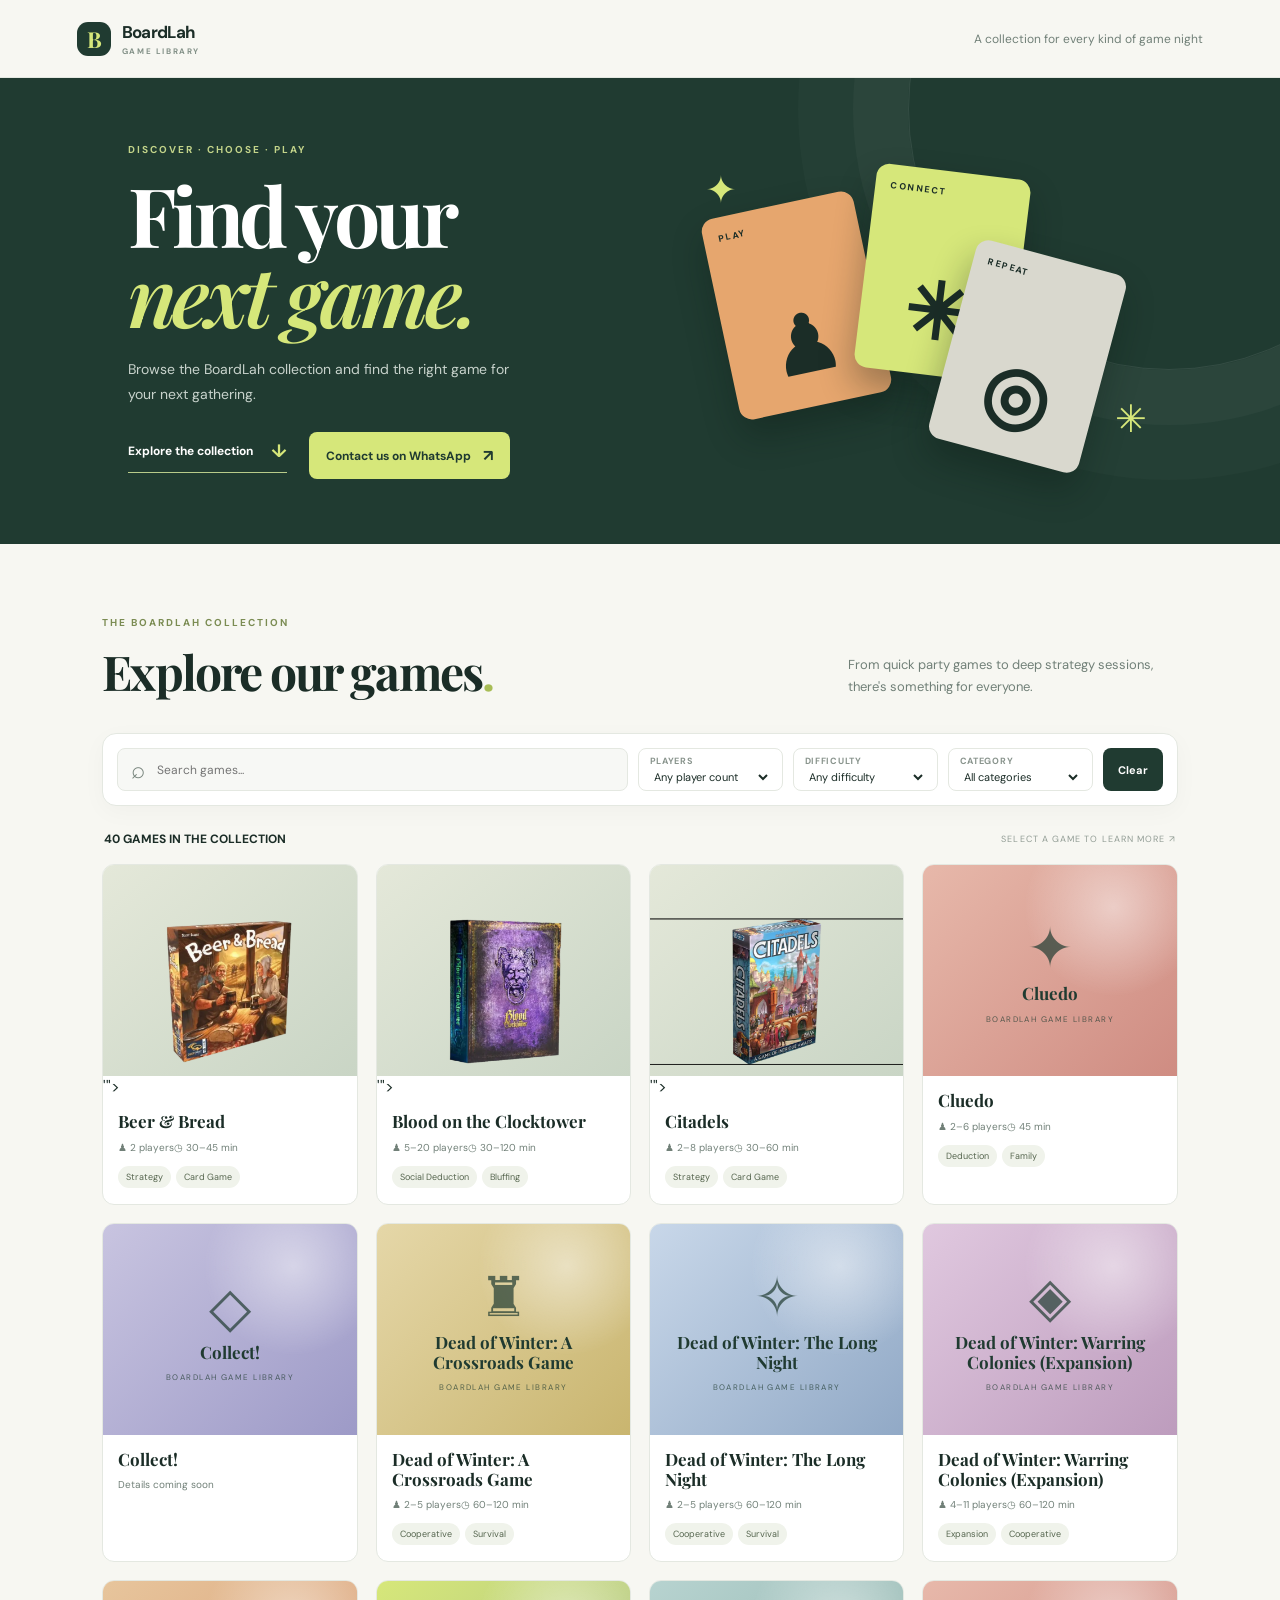
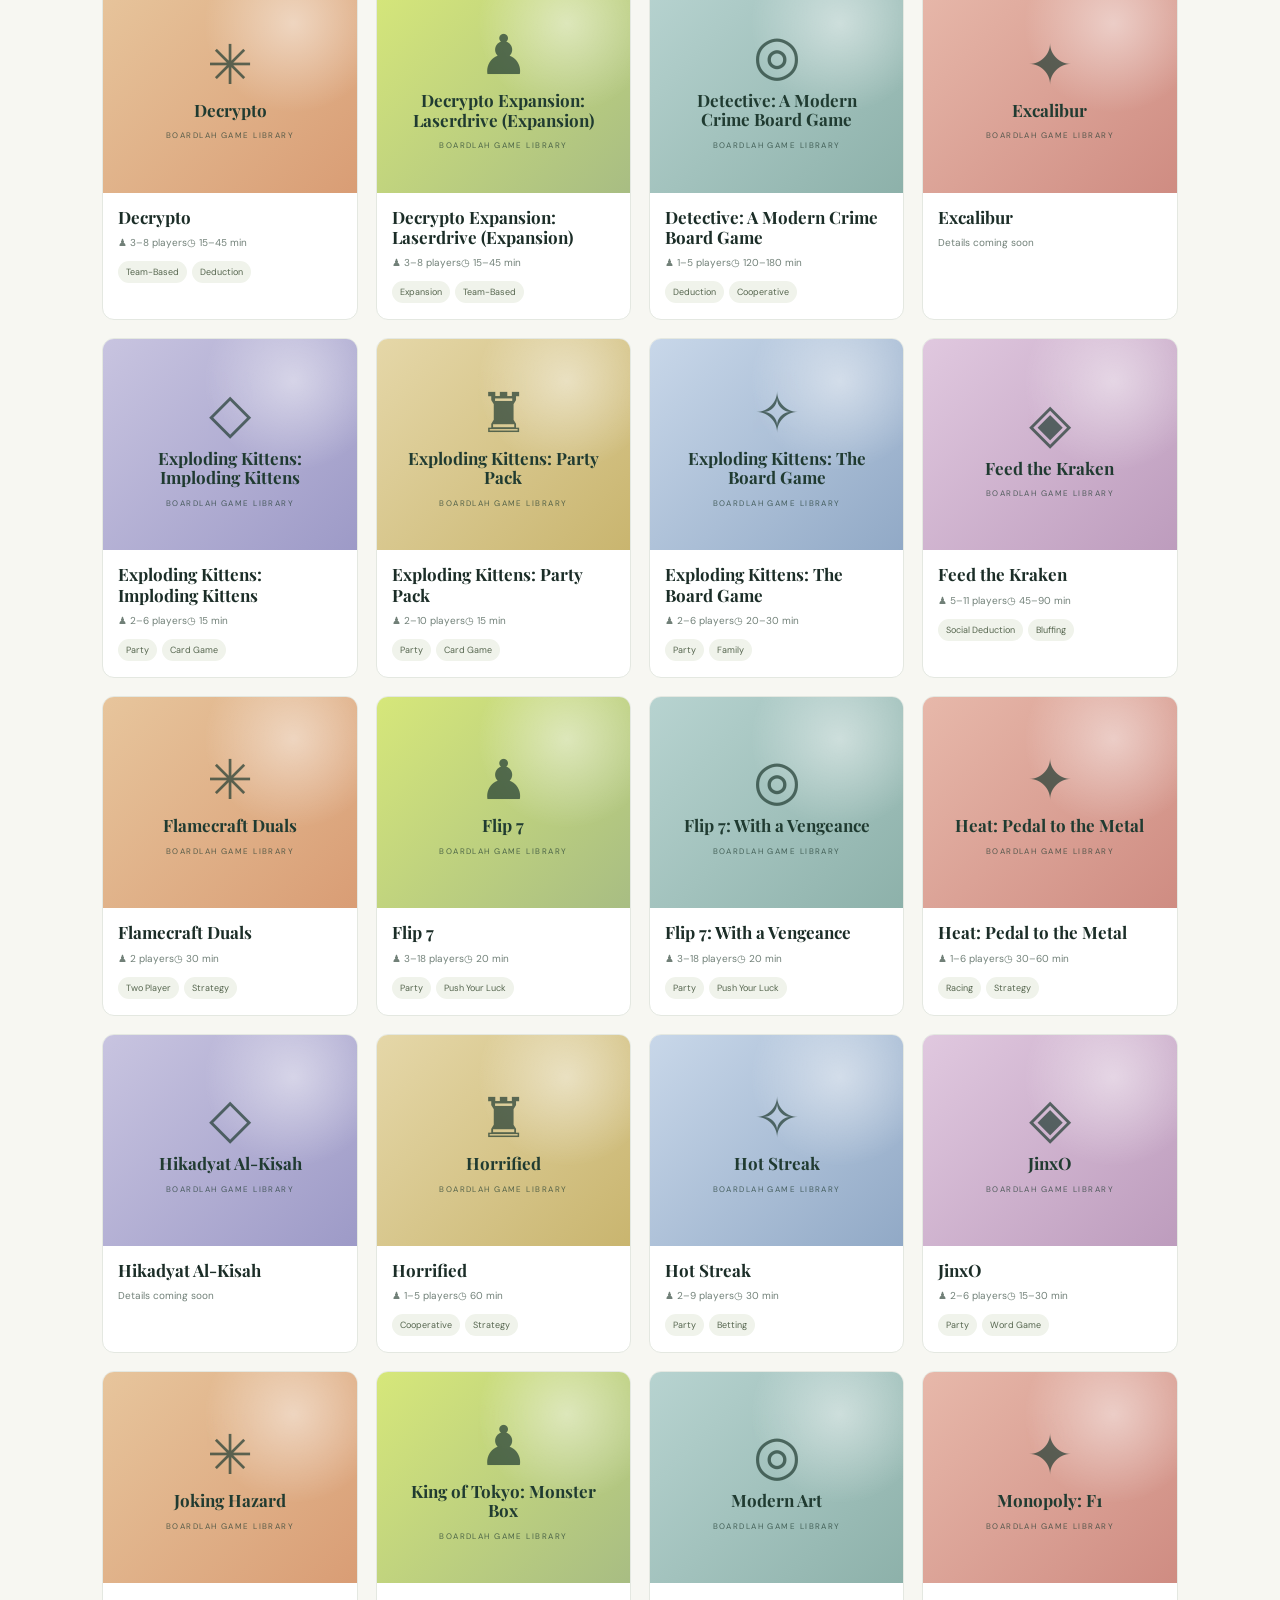
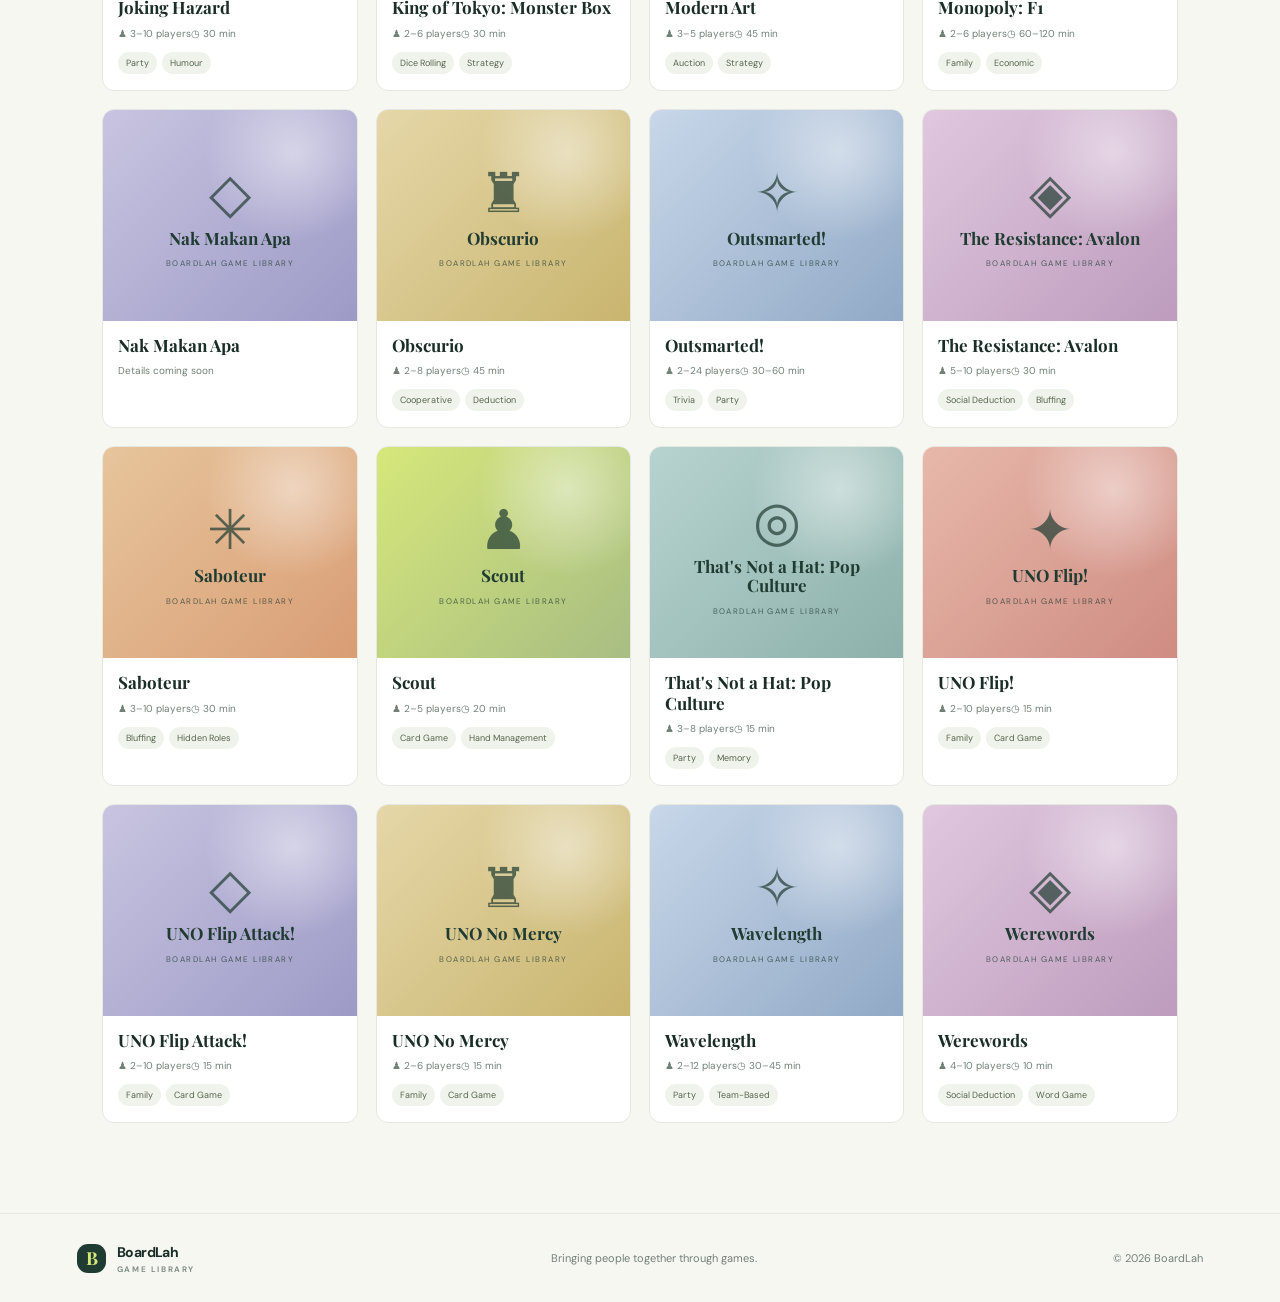
<file: index.html>
<!doctype html>
<html lang="en">
<head>
  <meta charset="utf-8">
  <meta name="viewport" content="width=device-width, initial-scale=1">
  <meta name="description" content="Explore the BoardLah board game collection. Find your next game by player count, difficulty and game category.">
  <meta name="theme-color" content="#172b25">
  <title>BoardLah Game Library</title>
  <link rel="stylesheet" href="styles.css">
</head>
<body>
  <header class="site-header">
    <a class="brand" href="#" aria-label="BoardLah Game Library home">
      <span class="brand-mark">B</span><span>BoardLah <small>GAME LIBRARY</small></span>
    </a>
    <span class="header-note">A collection for every kind of game night</span>
  </header>

  <main>
    <section class="hero">
      <div class="hero-copy">
        <p class="eyebrow">DISCOVER · CHOOSE · PLAY</p>
        <h1>Find your<br><em>next game.</em></h1>
        <p class="hero-text">Browse the BoardLah collection and find the right game for your next gathering.</p>
        <div class="hero-actions">
          <a class="hero-link" href="#collection">Explore the collection <span>↓</span></a>
          <a class="whatsapp-button" href="http://wasap.my/601155859796" target="_blank" rel="noopener noreferrer" aria-label="Contact BoardLah via WhatsApp">Contact us on WhatsApp <span aria-hidden="true">↗</span></a>
        </div>
      </div>
      <div class="hero-art" aria-hidden="true">
        <div class="art-card art-card-one"><span>PLAY</span><b>♟</b></div>
        <div class="art-card art-card-two"><span>CONNECT</span><b>✳</b></div>
        <div class="art-card art-card-three"><span>REPEAT</span><b>◎</b></div>
        <div class="art-spark spark-one">✦</div><div class="art-spark spark-two">✳</div>
      </div>
    </section>

    <section class="collection-section" id="collection">
      <div class="section-heading">
        <div><p class="eyebrow dark">THE BOARDLAH COLLECTION</p><h2>Explore our games<span class="period">.</span></h2></div>
        <p class="collection-intro">From quick party games to deep strategy sessions, there's something for everyone.</p>
      </div>

      <div class="toolbar">
        <label class="search-box"><span aria-hidden="true">⌕</span><input id="searchInput" type="search" placeholder="Search games..." autocomplete="off"></label>
        <label class="filter-control"><span>Players</span><select id="playerFilter"><option value="">Any player count</option></select></label>
        <label class="filter-control"><span>Difficulty</span><select id="difficultyFilter"><option value="">Any difficulty</option><option>Very Easy</option><option>Easy</option><option>Medium</option><option>Hard</option></select></label>
        <label class="filter-control"><span>Category</span><select id="categoryFilter"><option value="">All categories</option></select></label>
        <button id="clearFilters" class="clear-button" type="button">Clear</button>
      </div>

      <div class="results-line"><p id="resultCount" aria-live="polite">Loading collection...</p><span>SELECT A GAME TO LEARN MORE ↗</span></div>
      <div id="gameGrid" class="game-grid"></div>
      <div id="emptyState" class="empty-state" hidden><span>☻</span><h3>No games found</h3><p>Try changing your search or clearing the filters.</p></div>
    </section>
  </main>

  <footer class="site-footer">
    <a class="brand footer-brand" href="#"><span class="brand-mark">B</span><span>BoardLah <small>GAME LIBRARY</small></span></a>
    <p>Bringing people together through games.</p>
    <span>© <span id="year"></span> BoardLah</span>
  </footer>

  <dialog id="gameDialog" class="game-dialog">
    <button class="dialog-close" id="dialogClose" aria-label="Close details">×</button>
    <div id="dialogContent"></div>
  </dialog>
  <script src="script.js"></script>
</body>
</html>
</file>
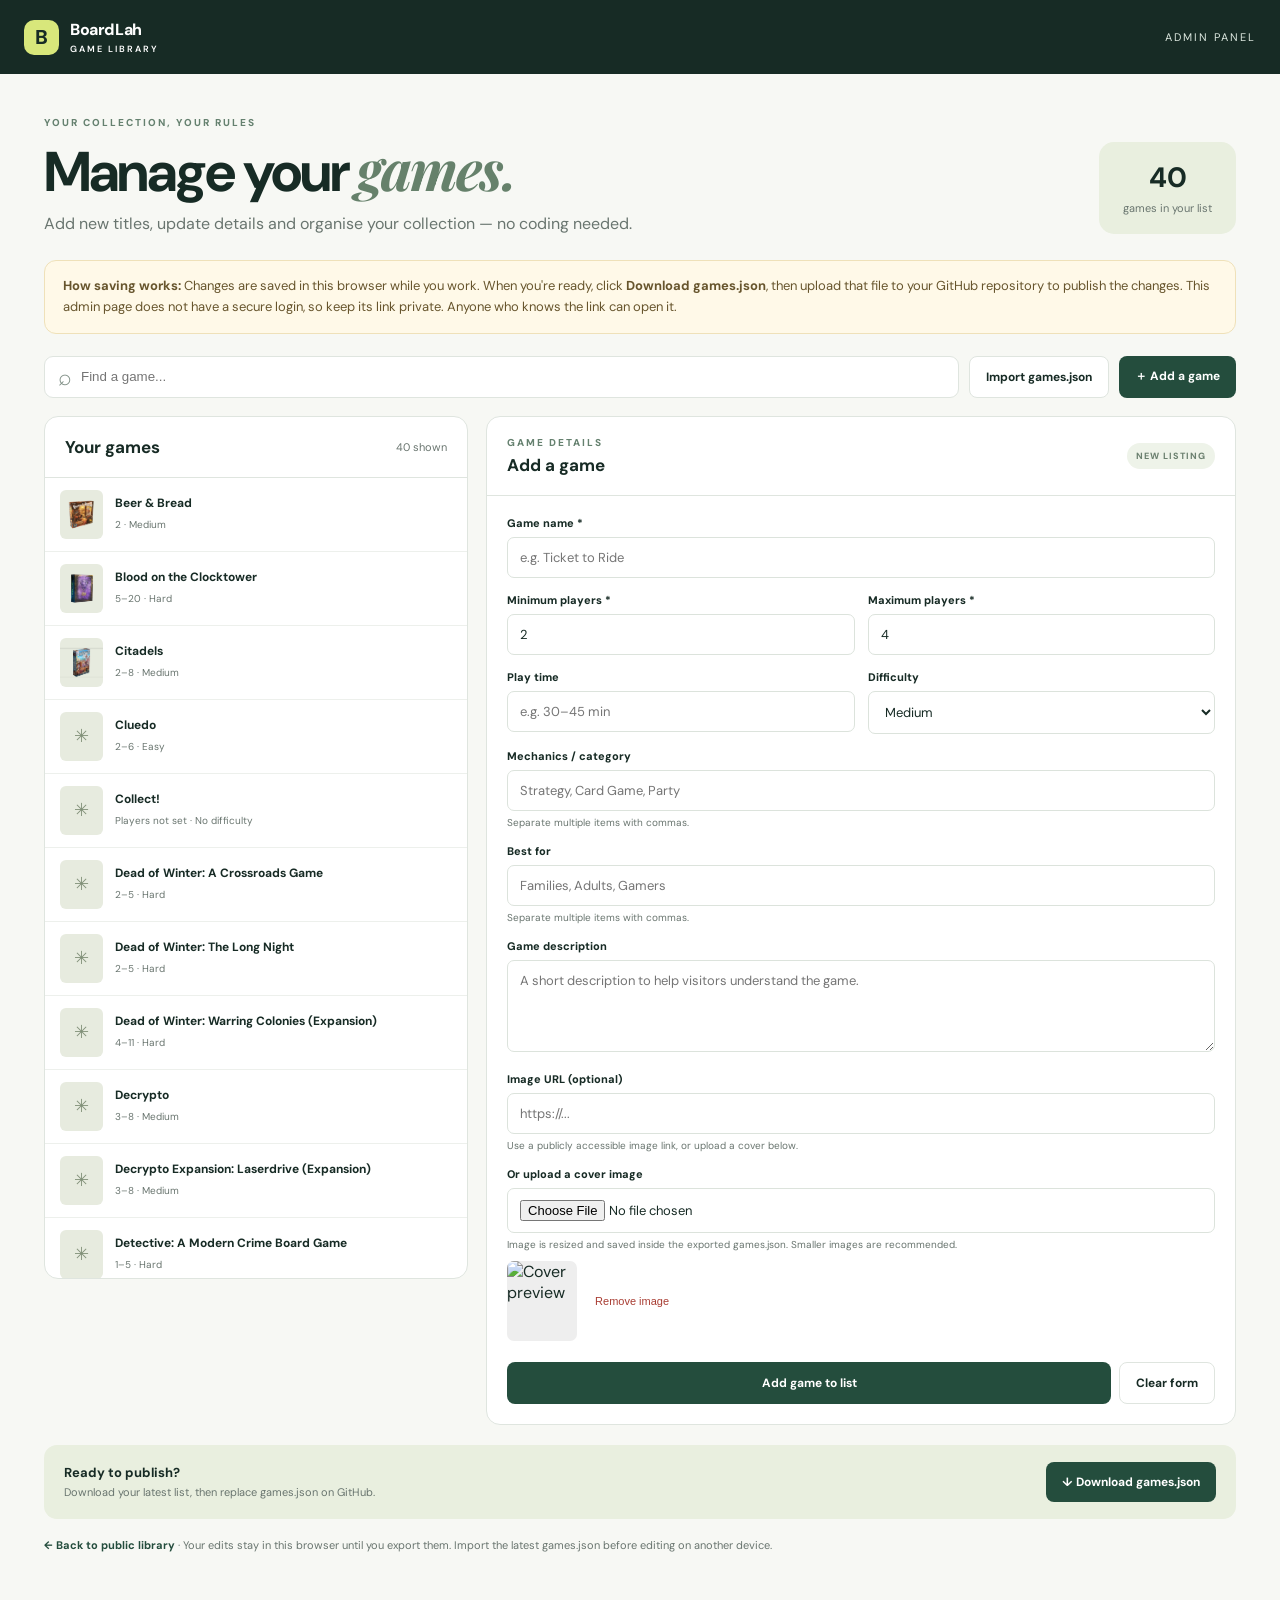
<file: admin.html>
<!doctype html>
<html lang="en">
<head>
  <meta charset="utf-8"><meta name="viewport" content="width=device-width, initial-scale=1">
  <meta name="robots" content="noindex,nofollow"><title>Admin · BoardLah Game Library</title>
  <link rel="stylesheet" href="admin.css">
</head>
<body>
  <header class="topbar"><a class="brand" href="index.html"><span class="mark">B</span><span>BoardLah <small>GAME LIBRARY</small></span></a><span class="admin-label">ADMIN PANEL</span></header>
  <main class="wrap">
    <section class="intro"><div><p class="eyebrow">YOUR COLLECTION, YOUR RULES</p><h1>Manage your <em>games.</em></h1><p>Add new titles, update details and organise your collection — no coding needed.</p></div><div class="count-card"><strong id="gameCount">—</strong><span>games in your list</span></div></section>
    <div class="notice"><strong>How saving works:</strong> Changes are saved in this browser while you work. When you're ready, click <b>Download games.json</b>, then upload that file to your GitHub repository to publish the changes. This admin page does not have a secure login, so keep its link private. Anyone who knows the link can open it.</div>
    <section class="toolbar"><label class="search"><span>⌕</span><input id="search" type="search" placeholder="Find a game..."></label><button class="btn secondary" id="importBtn">Import games.json</button><input id="importFile" type="file" accept=".json,application/json" hidden><button class="btn primary" id="addBtn">＋ Add a game</button></section>
    <div class="workspace"><section class="list-panel"><div class="list-head"><h2>Your games</h2><span id="shownCount"></span></div><div id="gameList" class="game-list"></div><div id="noGames" class="empty" hidden>No games found. Try another search or add a game.</div></section>
    <section class="editor-panel"><div class="editor-head"><div><p class="eyebrow">GAME DETAILS</p><h2 id="formTitle">Add a game</h2></div><span class="edit-state" id="editState">NEW LISTING</span></div>
      <form id="gameForm">
        <div class="field"><label for="title">Game name *</label><input id="title" required maxlength="120" placeholder="e.g. Ticket to Ride"></div>
        <div class="two"><div class="field"><label for="minPlayers">Minimum players *</label><input id="minPlayers" type="number" min="1" max="999" required value="2"></div><div class="field"><label for="maxPlayers">Maximum players *</label><input id="maxPlayers" type="number" min="1" max="999" required value="4"></div></div>
        <div class="two"><div class="field"><label for="playtime">Play time</label><input id="playtime" placeholder="e.g. 30–45 min"></div><div class="field"><label for="difficulty">Difficulty</label><select id="difficulty"><option>Very Easy</option><option>Easy</option><option selected>Medium</option><option>Hard</option></select></div></div>
        <div class="field"><label for="category">Mechanics / category</label><input id="category" placeholder="Strategy, Card Game, Party"><small>Separate multiple items with commas.</small></div>
        <div class="field"><label for="bestFor">Best for</label><input id="bestFor" placeholder="Families, Adults, Gamers"><small>Separate multiple items with commas.</small></div>
        <div class="field"><label for="description">Game description</label><textarea id="description" rows="4" placeholder="A short description to help visitors understand the game."></textarea></div>
        <div class="field"><label for="imageUrl">Image URL (optional)</label><input id="imageUrl" type="url" placeholder="https://..."><small>Use a publicly accessible image link, or upload a cover below.</small></div>
        <div class="field"><label for="imageFile">Or upload a cover image</label><input id="imageFile" type="file" accept="image/*"><small>Image is resized and saved inside the exported games.json. Smaller images are recommended.</small><div id="imagePreview" class="image-preview" hidden><img id="previewImg" alt="Cover preview"><button type="button" class="text-button" id="removeImage">Remove image</button></div></div>
        <div class="form-actions"><button class="btn primary" type="submit" id="saveBtn">Add game to list</button><button class="btn secondary" type="button" id="resetBtn">Clear form</button><button class="btn danger" type="button" id="deleteBtn" hidden>Delete game</button></div>
      </form>
    </section></div>
    <footer class="bottom-actions"><div><strong>Ready to publish?</strong><span>Download your latest list, then replace games.json on GitHub.</span></div><button class="btn primary" id="exportBtn">↓ Download games.json</button></footer>
    <p class="footnote"><a href="index.html">← Back to public library</a> · Your edits stay in this browser until you export them. Import the latest games.json before editing on another device.</p>
  </main>
  <div id="toast" role="status" aria-live="polite"></div>
  <script src="admin.js"></script>
</body></html>
</file>
<file: styles.css>
@import url('https://fonts.googleapis.com/css2?family=DM+Sans:wght@400;500;600;700&family=Playfair+Display:ital,wght@0,600;0,700;1,600;1,700&display=swap');
:root{--ink:#1b2d27;--muted:#718078;--paper:#f7f7f2;--green:#203b31;--lime:#d6e77a;--line:#e4e8e1;--white:#fff}
*{box-sizing:border-box}html{scroll-behavior:smooth}body{margin:0;background:var(--paper);color:var(--ink);font-family:"DM Sans",sans-serif}a{color:inherit;text-decoration:none}.site-header{height:78px;padding:0 clamp(22px,6vw,92px);display:flex;align-items:center;justify-content:space-between;background:var(--paper);border-bottom:1px solid var(--line)}.brand{display:flex;align-items:center;gap:11px;font-weight:700;letter-spacing:-.04em;font-size:17px}.brand small{display:block;font-size:8px;letter-spacing:.2em;color:#829087;margin-top:3px}.brand-mark{width:34px;height:34px;border-radius:11px;background:var(--green);color:var(--lime);display:grid;place-items:center;font-family:"Playfair Display",serif;font-size:22px}.header-note{font-size:12px;color:var(--muted)}
.hero{min-height:430px;background:var(--green);color:white;padding:65px clamp(22px,10vw,150px);display:grid;grid-template-columns:1fr .85fr;align-items:center;overflow:hidden;position:relative}.hero:after{content:"";position:absolute;width:520px;height:520px;border:1px solid #ffffff17;border-radius:50%;right:-150px;top:-230px;box-shadow:0 0 0 55px #ffffff08,0 0 0 110px #ffffff05}.eyebrow{font-size:10px;letter-spacing:.2em;font-weight:700;color:#c3d48a;margin:0 0 18px}.hero h1{font-family:"Playfair Display",serif;font-size:clamp(48px,6.5vw,82px);line-height:.98;letter-spacing:-.055em;margin:0}.hero h1 em{color:var(--lime);font-weight:600}.hero-text{max-width:390px;color:#c8d3cc;font-size:14px;line-height:1.8;margin:22px 0 25px}.hero-actions{display:flex;align-items:center;gap:22px;flex-wrap:wrap}.hero-link{display:inline-flex;align-items:center;gap:18px;font-size:12px;font-weight:700;border-bottom:1px solid #b9cc8a;padding-bottom:9px}.hero-link span{font-size:18px;color:var(--lime)}.whatsapp-button{display:inline-flex;align-items:center;justify-content:center;gap:12px;padding:13px 17px;border-radius:8px;background:#d6e77a;color:#203b31;font-size:12px;font-weight:700;transition:transform .2s,background .2s}.whatsapp-button:hover{background:#e3f19b;transform:translateY(-2px)}.whatsapp-button span{font-size:16px}.hero-art{height:300px;position:relative;z-index:1}.art-card{position:absolute;width:155px;height:205px;border-radius:13px;padding:15px;box-shadow:0 18px 35px #0a171255;display:flex;flex-direction:column;justify-content:space-between;color:var(--ink);font-size:9px;letter-spacing:.18em;font-weight:700}.art-card b{font-family:"Playfair Display",serif;font-size:78px;align-self:center}.art-card-one{background:#e6a66e;left:8%;top:42px;transform:rotate(-12deg)}.art-card-two{background:#d6e77a;left:39%;top:10px;transform:rotate(7deg)}.art-card-three{background:#d9d8ce;left:57%;top:93px;transform:rotate(15deg)}.art-spark{position:absolute;color:var(--lime);font-size:38px}.spark-one{top:4px;left:5%}.spark-two{right:1%;bottom:17px}
.collection-section{padding:72px clamp(22px,8vw,120px) 90px;max-width:1600px;margin:auto}.section-heading{display:flex;align-items:end;justify-content:space-between;gap:30px;margin-bottom:30px}.eyebrow.dark{color:#7b8c53;margin-bottom:10px}.section-heading h2{font-family:"Playfair Display",serif;font-size:clamp(34px,4vw,48px);letter-spacing:-.04em;margin:0}.period{color:#a8bd56}.collection-intro{max-width:330px;color:var(--muted);font-size:13px;line-height:1.7;margin:0 0 5px}.toolbar{display:flex;gap:10px;align-items:center;flex-wrap:wrap;padding:14px;background:#fff;border:1px solid var(--line);border-radius:14px;box-shadow:0 6px 24px #1b2d2708}.search-box{height:43px;min-width:220px;flex:1;display:flex;align-items:center;gap:10px;padding:0 13px;background:#f7f8f5;border:1px solid var(--line);border-radius:8px}.search-box span{font-size:24px;color:#77847c}.search-box input{width:100%;border:0;outline:0;background:transparent;font:inherit;font-size:12px;color:var(--ink)}.filter-control{height:43px;min-width:145px;display:flex;flex-direction:column;justify-content:center;gap:2px;padding:0 11px;border:1px solid var(--line);border-radius:8px}.filter-control span{font-size:9px;color:#89948d;font-weight:700;letter-spacing:.08em;text-transform:uppercase}.filter-control select{border:0;outline:0;background:transparent;color:var(--ink);font:inherit;font-size:11px;width:100%;cursor:pointer}.clear-button{height:43px;padding:0 15px;background:var(--green);color:white;border:0;border-radius:8px;font:inherit;font-size:11px;font-weight:700;cursor:pointer}.clear-button:hover{background:#345647}.results-line{display:flex;align-items:center;justify-content:space-between;margin:25px 2px 17px}.results-line p{font-size:12px;font-weight:700;margin:0}.results-line span{font-size:9px;letter-spacing:.12em;color:#929d95}.game-grid{display:grid;grid-template-columns:repeat(4,minmax(0,1fr));gap:18px}.game-card{background:#fff;border:1px solid var(--line);border-radius:12px;overflow:hidden;cursor:pointer;transition:transform .2s,box-shadow .2s;min-width:0}.game-card:hover{transform:translateY(-4px);box-shadow:0 14px 30px #1b2d2712}.cover{aspect-ratio:1.2/1;position:relative;display:grid;place-items:center;overflow:hidden;background:linear-gradient(140deg,#e4e8d9,#c9d5c5)}.cover img{width:100%;height:100%;object-fit:cover;display:block}.cover-placeholder{width:100%;height:100%;display:flex;align-items:center;justify-content:center;flex-direction:column;padding:22px;text-align:center;background:radial-gradient(circle at 75% 20%,#ffffff77,transparent 35%),linear-gradient(135deg,var(--cover-a,#d9e1cc),var(--cover-b,#a8b99e));color:#203b31}.cover-placeholder .shape{font-family:"Playfair Display",serif;font-size:55px;line-height:1;margin-bottom:12px;opacity:.7}.cover-placeholder strong{font-family:"Playfair Display",serif;font-size:17px;line-height:1.15;max-width:220px}.cover-placeholder small{font-size:8px;letter-spacing:.18em;margin-top:10px;opacity:.7}.card-info{padding:14px 15px 16px}.card-title{font-family:"Playfair Display",serif;font-size:17px;line-height:1.2;margin:0 0 9px}.card-meta{display:flex;gap:8px;flex-wrap:wrap;color:var(--muted);font-size:10px}.card-meta span{display:flex;align-items:center;gap:4px}.tag-row{display:flex;gap:5px;flex-wrap:wrap;margin-top:12px}.tag{font-size:9px;padding:5px 8px;border-radius:20px;background:#f0f3eb;color:#56664f}.empty-state{text-align:center;padding:70px 20px}.empty-state>span{font-size:35px;color:#a8bd56}.empty-state h3{font-family:"Playfair Display",serif;font-size:25px;margin:10px 0}.empty-state p{font-size:13px;color:var(--muted)}.site-footer{padding:26px clamp(22px,6vw,92px);border-top:1px solid var(--line);display:flex;align-items:center;justify-content:space-between;gap:15px}.footer-brand{font-size:14px}.footer-brand .brand-mark{width:29px;height:29px;font-size:18px}.site-footer p,.site-footer>span{font-size:11px;color:var(--muted)}
.game-dialog{width:min(680px,calc(100% - 28px));max-height:88vh;overflow:auto;border:0;border-radius:16px;padding:0;color:var(--ink);box-shadow:0 25px 80px #08130f55}.game-dialog::backdrop{background:#0c1b16b8;backdrop-filter:blur(4px)}.dialog-close{position:sticky;top:12px;float:right;margin:12px 12px -45px 0;width:34px;height:34px;border:0;border-radius:50%;background:#fff;color:var(--ink);font-size:23px;cursor:pointer;z-index:2;box-shadow:0 3px 12px #0002}.dialog-layout{display:grid;grid-template-columns:minmax(0,.8fr) minmax(0,1.2fr);align-items:start}.dialog-cover{width:100%;aspect-ratio:1/1;min-height:0;background:#e2e8d8;overflow:hidden}.dialog-cover .cover-placeholder{width:100%;height:100%;min-height:0;aspect-ratio:1/1}.dialog-cover img{display:block;width:100%;height:100%;min-height:0;aspect-ratio:1/1;object-fit:cover}.dialog-body{padding:40px 30px 30px}.dialog-body .eyebrow{color:#84955a;margin-bottom:12px}.dialog-body h2{font-family:"Playfair Display",serif;font-size:31px;line-height:1.1;margin:0 0 15px}.dialog-description{font-size:13px;line-height:1.7;color:#66736b}.detail-list{display:grid;grid-template-columns:1fr 1fr;gap:10px;margin:22px 0}.detail-item{padding:11px;background:#f5f7f1;border-radius:8px}.detail-item small{display:block;color:#829087;text-transform:uppercase;font-size:8px;letter-spacing:.1em;font-weight:700;margin-bottom:5px}.detail-item strong{font-size:12px}.detail-group{margin-top:17px}.detail-group h3{font-size:9px;letter-spacing:.12em;text-transform:uppercase;color:#829087;margin:0 0 8px}.detail-group p{font-size:12px;color:#58665e;margin:0;line-height:1.6}
@media(max-width:1000px){.game-grid{grid-template-columns:repeat(3,minmax(0,1fr))}.hero{padding-left:7vw;padding-right:7vw}.collection-section{padding-left:5vw;padding-right:5vw}}
@media(max-width:700px){.site-header{height:66px}.header-note{display:none}.hero{grid-template-columns:1fr;min-height:570px;padding-top:52px}.hero-art{height:225px;margin-top:15px}.hero-actions{gap:16px}.art-card{width:120px;height:160px}.art-card b{font-size:60px}.section-heading{display:block}.collection-intro{margin-top:12px}.toolbar{gap:8px}.search-box{flex-basis:100%}.filter-control{flex:1;min-width:calc(50% - 8px)}.clear-button{flex:1}.game-grid{grid-template-columns:repeat(2,minmax(0,1fr));gap:11px}.card-info{padding:11px}.card-title{font-size:15px}.card-meta{font-size:9px}.site-footer{flex-wrap:wrap}.site-footer p{order:3;width:100%;margin:0}.dialog-layout{grid-template-columns:1fr}.dialog-cover{width:100%;aspect-ratio:1/1;min-height:0;max-height:none}.dialog-cover .cover-placeholder,.dialog-cover img{width:100%;height:100%;min-height:0;max-height:none;aspect-ratio:1/1}.dialog-body{padding:25px 22px}.dialog-body h2{font-size:26px}}
@media(max-width:380px){.game-grid{grid-template-columns:1fr 1fr}.card-title{font-size:14px}.filter-control{min-width:100%}}
</file>
<file: admin.css>
@import url('https://fonts.googleapis.com/css2?family=DM+Sans:wght@400;500;600;700;800&family=Playfair+Display:ital,wght@0,600;0,700;1,600;1,700&display=swap');
:root{--ink:#172b25;--muted:#69756f;--line:#dfe5df;--paper:#f7f8f4;--green:#244d3d;--lime:#d8e77b;--white:#fff;--red:#a83c32}*{box-sizing:border-box}body{margin:0;background:var(--paper);color:var(--ink);font-family:'DM Sans',sans-serif}.topbar{height:74px;background:#172b25;color:white;display:flex;align-items:center;justify-content:space-between;padding:0 max(24px,calc((100% - 1240px)/2))}.brand{display:flex;gap:11px;align-items:center;color:white;text-decoration:none;font-weight:800;letter-spacing:-.4px}.brand small{display:block;font-size:9px;letter-spacing:2px;font-weight:600;margin-top:3px}.mark{width:35px;height:35px;border-radius:10px;background:var(--lime);color:var(--ink);display:grid;place-items:center;font-weight:800;font-size:20px}.admin-label{font-size:11px;letter-spacing:2px;color:#dce7df}.wrap{max-width:1240px;margin:auto;padding:42px 24px 70px}.intro{display:flex;align-items:end;justify-content:space-between;margin-bottom:26px}.eyebrow{font-size:10px;letter-spacing:2px;font-weight:800;color:#65816f;margin:0 0 10px}.intro h1{font-size:clamp(36px,5vw,56px);letter-spacing:-2px;line-height:1.04;margin:0}.intro h1 em{font-family:'Playfair Display',serif;color:#66816b}.intro p:not(.eyebrow){color:var(--muted);margin:12px 0 0}.count-card{background:#e9efdf;border-radius:15px;padding:17px 24px;min-width:125px;text-align:center}.count-card strong{display:block;font-size:28px}.count-card span{font-size:11px;color:var(--muted)}.notice{background:#fff9e8;border:1px solid #efe1b9;border-radius:12px;padding:15px 18px;font-size:13px;line-height:1.6;color:#67552d;margin-bottom:22px}.toolbar{display:flex;gap:10px;margin-bottom:18px}.search{display:flex;align-items:center;gap:9px;background:white;border:1px solid var(--line);border-radius:9px;padding:0 13px;flex:1;min-width:150px}.search span{font-size:23px;color:#819087}.search input{border:0!important;padding:12px 0!important;outline:none!important}.btn{border:0;border-radius:8px;padding:12px 16px;font:700 12px 'DM Sans',sans-serif;cursor:pointer;white-space:nowrap}.primary{background:var(--green);color:white}.primary:hover{background:#183b2d}.secondary{background:white;border:1px solid var(--line);color:var(--ink)}.danger{background:#fff0ee;color:var(--red);border:1px solid #f1d2ce}.workspace{display:grid;grid-template-columns:minmax(260px,.82fr) minmax(420px,1.45fr);gap:18px;align-items:start}.list-panel,.editor-panel{background:white;border:1px solid var(--line);border-radius:14px;overflow:hidden}.list-head,.editor-head{padding:19px 20px;border-bottom:1px solid var(--line);display:flex;justify-content:space-between;align-items:center}.list-head h2,.editor-head h2{font-size:17px;margin:0}.list-head span{font-size:11px;color:var(--muted)}.game-list{max-height:800px;overflow:auto}.game-row{padding:12px 15px;display:flex;gap:12px;align-items:center;border-bottom:1px solid #edf0ec;cursor:pointer}.game-row:hover{background:#f7f9f5}.game-row.active{background:#edf3e9;border-left:3px solid var(--green);padding-left:12px}.thumb{width:43px;height:49px;border-radius:6px;background:#e7ebdf;overflow:hidden;flex-shrink:0;display:grid;place-items:center;color:#819078;font-size:18px}.thumb img{width:100%;height:100%;object-fit:cover}.game-row strong{font-size:12px;display:block;line-height:1.4}.game-row small{font-size:10px;color:var(--muted)}.empty{padding:25px;color:var(--muted);font-size:13px}.editor-head{align-items:center}.editor-head .eyebrow{margin-bottom:5px}.edit-state{font-size:9px;letter-spacing:1px;font-weight:800;color:#6b806f;background:#eef3e9;padding:7px 9px;border-radius:20px}form{padding:20px}.field{margin-bottom:15px}.field label{display:block;font-size:11px;font-weight:800;margin-bottom:7px}.field input,.field select,.field textarea{width:100%;border:1px solid #dce3dc;border-radius:7px;padding:11px 12px;font:13px 'DM Sans',sans-serif;color:var(--ink);background:#fff;outline:none}.field input:focus,.field select:focus,.field textarea:focus{border-color:#73917b;box-shadow:0 0 0 3px #eaf0e8}.field small{display:block;font-size:10px;color:var(--muted);margin-top:5px}.two{display:grid;grid-template-columns:1fr 1fr;gap:13px}.image-preview{margin-top:10px;display:flex;align-items:center;gap:12px}.image-preview img{width:70px;height:80px;object-fit:cover;border-radius:7px;background:#eee}.text-button{border:0;background:none;color:#a83c32;font-size:11px;cursor:pointer}.form-actions{display:flex;gap:8px;flex-wrap:wrap;padding-top:6px}.form-actions .primary{flex:1}.bottom-actions{margin-top:20px;background:#e9efdf;border-radius:13px;padding:17px 20px;display:flex;align-items:center;justify-content:space-between;gap:14px}.bottom-actions strong,.bottom-actions span{display:block}.bottom-actions strong{font-size:13px}.bottom-actions span{font-size:11px;color:var(--muted);margin-top:4px}.footnote{font-size:11px;color:var(--muted);margin-top:19px}.footnote a{color:var(--green);font-weight:700;text-decoration:none}#toast{position:fixed;bottom:22px;left:50%;transform:translate(-50%,20px);background:#172b25;color:white;padding:12px 18px;border-radius:8px;font-size:12px;opacity:0;pointer-events:none;transition:.2s}#toast.show{opacity:1;transform:translate(-50%,0)}@media(max-width:850px){.workspace{grid-template-columns:1fr}.game-list{max-height:300px}.intro{align-items:start;gap:15px}.count-card{min-width:90px;padding:13px}.toolbar{flex-wrap:wrap}.search{flex-basis:100%}}@media(max-width:520px){.wrap{padding:28px 14px 50px}.topbar{padding:0 15px}.admin-label{font-size:9px}.intro{display:block}.count-card{display:inline-block;margin-top:16px}.two{grid-template-columns:1fr;gap:0}.bottom-actions{align-items:flex-start;flex-direction:column}.bottom-actions .btn{width:100%}.toolbar .btn{flex:1}}
</file>
